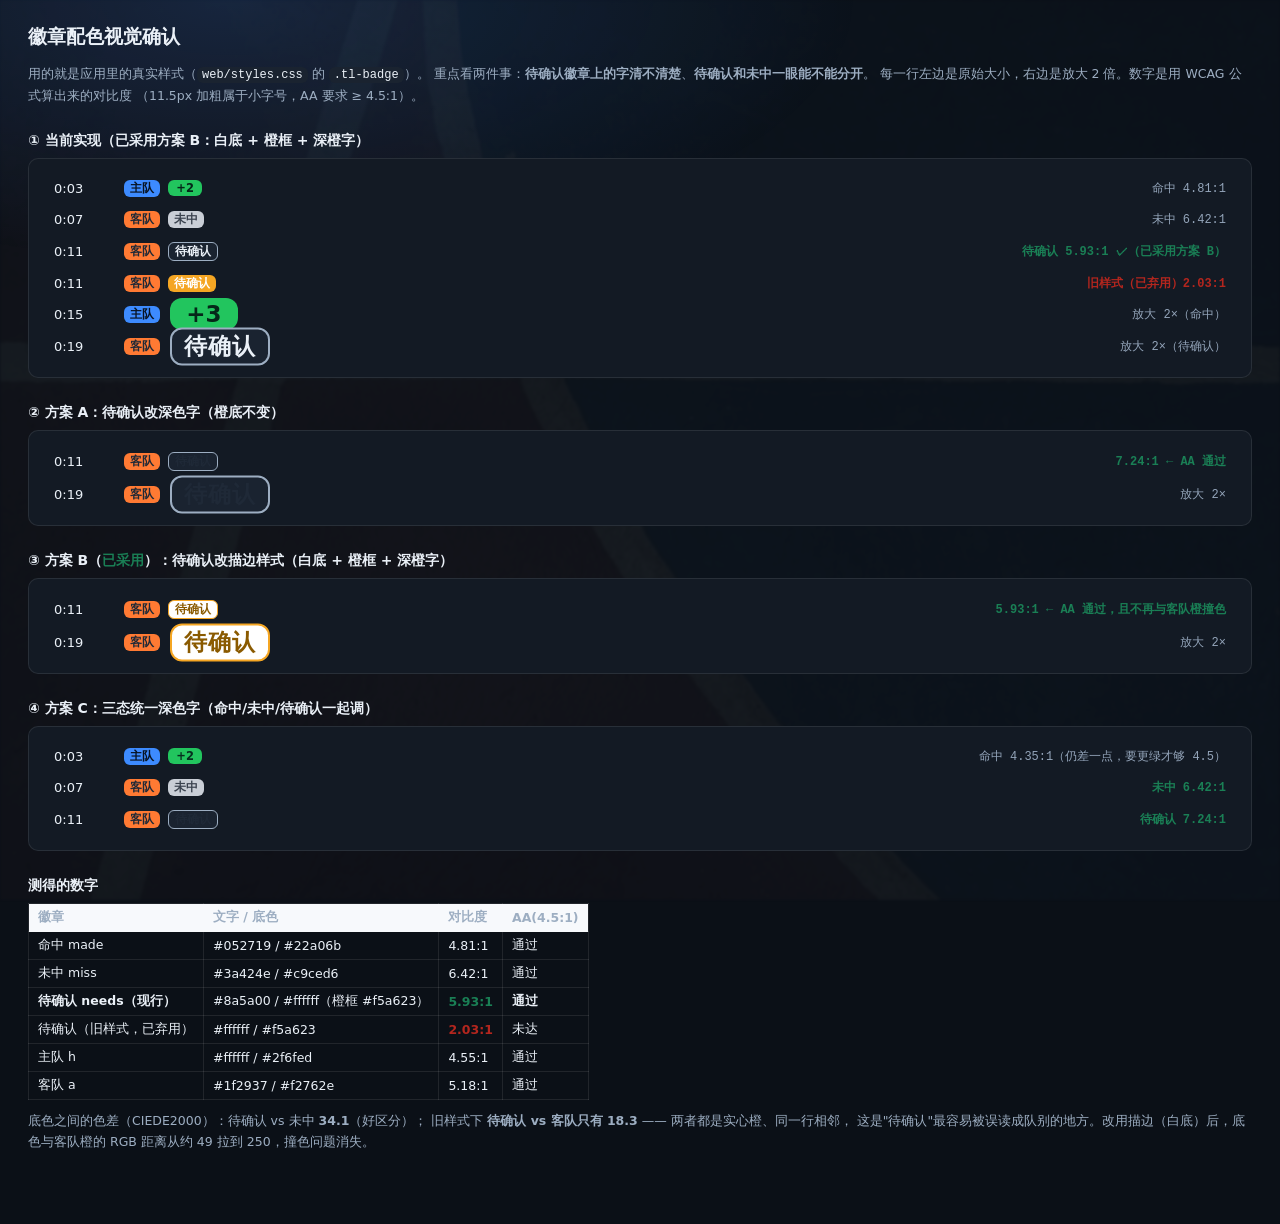
<file: web/_badge_preview.html>
<!DOCTYPE html>
<html lang="zh-CN">
<head>
<meta charset="utf-8">
<title>徽章配色视觉确认 · 待确认 vs 未中</title>
<link rel="stylesheet" href="styles.css?v=20260926-readable">
<style>
  body { background: var(--bg); padding: 24px 28px 60px; font-family: system-ui, "Segoe UI", "Microsoft YaHei", sans-serif; }
  h1 { font-size: 19px; margin: 0 0 4px; color: var(--ink); }
  h2 { font-size: 14px; margin: 26px 0 8px; color: var(--ink); }
  .note { font-size: 12.5px; color: var(--ink-2); line-height: 1.7; }
  .card2 { background: var(--card); border: 1px solid var(--line); border-radius: 10px; padding: 14px 16px; margin-top: 8px; }
  .demo-row { display: grid; grid-template-columns: 62px 1fr auto; gap: 8px; align-items: center;
              padding: 7px 9px; border-radius: 8px; font-size: 13px; }
  .demo-row:hover { background: #f4f7fc; }
  .zoom { transform: scale(2); transform-origin: left center; margin: 0 0 0 6px; }
  .num { font-family: Consolas, monospace; font-size: 12px; color: var(--ink-3); }
  .bad { color: #b3261e; font-weight: 700; }
  .ok { color: #1a7f55; font-weight: 700; }
  table { border-collapse: collapse; font-size: 12.5px; margin-top: 8px; }
  td, th { border: 1px solid var(--line); padding: 5px 9px; text-align: left; }
  th { background: #f7f9fc; color: var(--ink-2); font-weight: 600; }
</style>
</head>
<body>
<h1>徽章配色视觉确认</h1>
<p class="note">
  用的就是应用里的真实样式（<code>web/styles.css</code> 的 <code>.tl-badge</code>）。
  重点看两件事：<b>待确认徽章上的字清不清楚</b>、<b>待确认和未中一眼能不能分开</b>。
  每一行左边是原始大小，右边是放大 2 倍。数字是用 WCAG 公式算出来的对比度
  （11.5px 加粗属于小字号，AA 要求 ≥ 4.5:1）。
</p>

<h2>① 当前实现（已采用方案 B：白底 + 橙框 + 深橙字）</h2>
<div class="card2">
  <div class="demo-row">
    <span class="t">0:03</span>
    <span><span class="tl-badge h">主队</span>
      <span class="tl-badge made" style="margin-left:4px">+2</span></span>
    <span class="num">命中 4.81:1</span>
  </div>
  <div class="demo-row">
    <span class="t">0:07</span>
    <span><span class="tl-badge a">客队</span>
      <span class="tl-badge miss" style="margin-left:4px">未中</span></span>
    <span class="num">未中 6.42:1</span>
  </div>
  <div class="demo-row">
    <span class="t">0:11</span>
    <span><span class="tl-badge a">客队</span>
      <span class="tl-badge needs" style="margin-left:4px">待确认</span></span>
    <span class="num ok">待确认 5.93:1 ✓（已采用方案 B）</span>
  </div>
  <div class="demo-row">
    <span class="t">0:11</span>
    <span><span class="tl-badge a">客队</span>
      <span class="tl-badge" style="background:#f5a623;color:#fff;margin-left:4px">待确认</span></span>
    <span class="num bad">旧样式（已弃用）2.03:1</span>
  </div>
  <div class="demo-row">
    <span class="t">0:15</span>
    <span><span class="tl-badge h">主队</span>
      <span class="tl-badge made zoom">+3</span></span>
    <span class="num">放大 2×（命中）</span>
  </div>
  <div class="demo-row">
    <span class="t">0:19</span>
    <span><span class="tl-badge a">客队</span>
      <span class="tl-badge needs zoom">待确认</span></span>
    <span class="num">放大 2×（待确认）</span>
  </div>
</div>

<h2>② 方案 A：待确认改深色字（橙底不变）</h2>
<div class="card2">
  <div class="demo-row">
    <span class="t">0:11</span>
    <span><span class="tl-badge a">客队</span>
      <span class="tl-badge needs" style="color:#1f2937;margin-left:4px">待确认</span></span>
    <span class="num ok">7.24:1 ← AA 通过</span>
  </div>
  <div class="demo-row">
    <span class="t">0:19</span>
    <span><span class="tl-badge a">客队</span>
      <span class="tl-badge needs zoom" style="color:#1f2937">待确认</span></span>
    <span class="num">放大 2×</span>
  </div>
</div>

<h2>③ 方案 B（<span class="ok">已采用</span>）：待确认改描边样式（白底 + 橙框 + 深橙字）</h2>
<div class="card2">
  <div class="demo-row">
    <span class="t">0:11</span>
    <span><span class="tl-badge a">客队</span>
      <span class="tl-badge" style="background:#fff;color:#8a5a00;border:1px solid #f5a623;margin-left:4px">待确认</span></span>
    <span class="num ok">5.93:1 ← AA 通过，且不再与客队橙撞色</span>
  </div>
  <div class="demo-row">
    <span class="t">0:19</span>
    <span><span class="tl-badge a">客队</span>
      <span class="tl-badge zoom" style="background:#fff;color:#8a5a00;border:1px solid #f5a623">待确认</span></span>
    <span class="num">放大 2×</span>
  </div>
</div>

<h2>④ 方案 C：三态统一深色字（命中/未中/待确认一起调）</h2>
<div class="card2">
  <div class="demo-row">
    <span class="t">0:03</span>
    <span><span class="tl-badge h">主队</span>
      <span class="tl-badge made" style="color:#06301f;margin-left:4px">+2</span></span>
    <span class="num">命中 4.35:1（仍差一点，要更绿才够 4.5）</span>
  </div>
  <div class="demo-row">
    <span class="t">0:07</span>
    <span><span class="tl-badge a">客队</span>
      <span class="tl-badge miss" style="color:#3a424e;margin-left:4px">未中</span></span>
    <span class="num ok">未中 6.42:1</span>
  </div>
  <div class="demo-row">
    <span class="t">0:11</span>
    <span><span class="tl-badge a">客队</span>
      <span class="tl-badge needs" style="color:#1f2937;margin-left:4px">待确认</span></span>
    <span class="num ok">待确认 7.24:1</span>
  </div>
</div>

<h2>测得的数字</h2>
<table>
  <tr><th>徽章</th><th>文字 / 底色</th><th>对比度</th><th>AA(4.5:1)</th></tr>
  <tr><td>命中 made</td><td>#052719 / #22a06b</td><td>4.81:1</td><td>通过</td></tr>
  <tr><td>未中 miss</td><td>#3a424e / #c9ced6</td><td>6.42:1</td><td>通过</td></tr>
  <tr><td><b>待确认 needs（现行）</b></td><td>#8a5a00 / #ffffff（橙框 #f5a623）</td><td><b class="ok">5.93:1</b></td><td><b>通过</b></td></tr>
  <tr><td>待确认（旧样式，已弃用）</td><td>#ffffff / #f5a623</td><td class="bad">2.03:1</td><td>未达</td></tr>
  <tr><td>主队 h</td><td>#ffffff / #2f6fed</td><td>4.55:1</td><td>通过</td></tr>
  <tr><td>客队 a</td><td>#1f2937 / #f2762e</td><td>5.18:1</td><td>通过</td></tr>
</table>
<p class="note" style="margin-top:10px">
  底色之间的色差（CIEDE2000）：待确认 vs 未中 <b>34.1</b>（好区分）；
  旧样式下 <b>待确认 vs 客队只有 18.3</b> —— 两者都是实心橙、同一行相邻，
  这是"待确认"最容易被误读成队别的地方。改用描边（白底）后，底色与客队橙的
  RGB 距离从约 49 拉到 250，撞色问题消失。
</p>
</body>
</html>
</file>
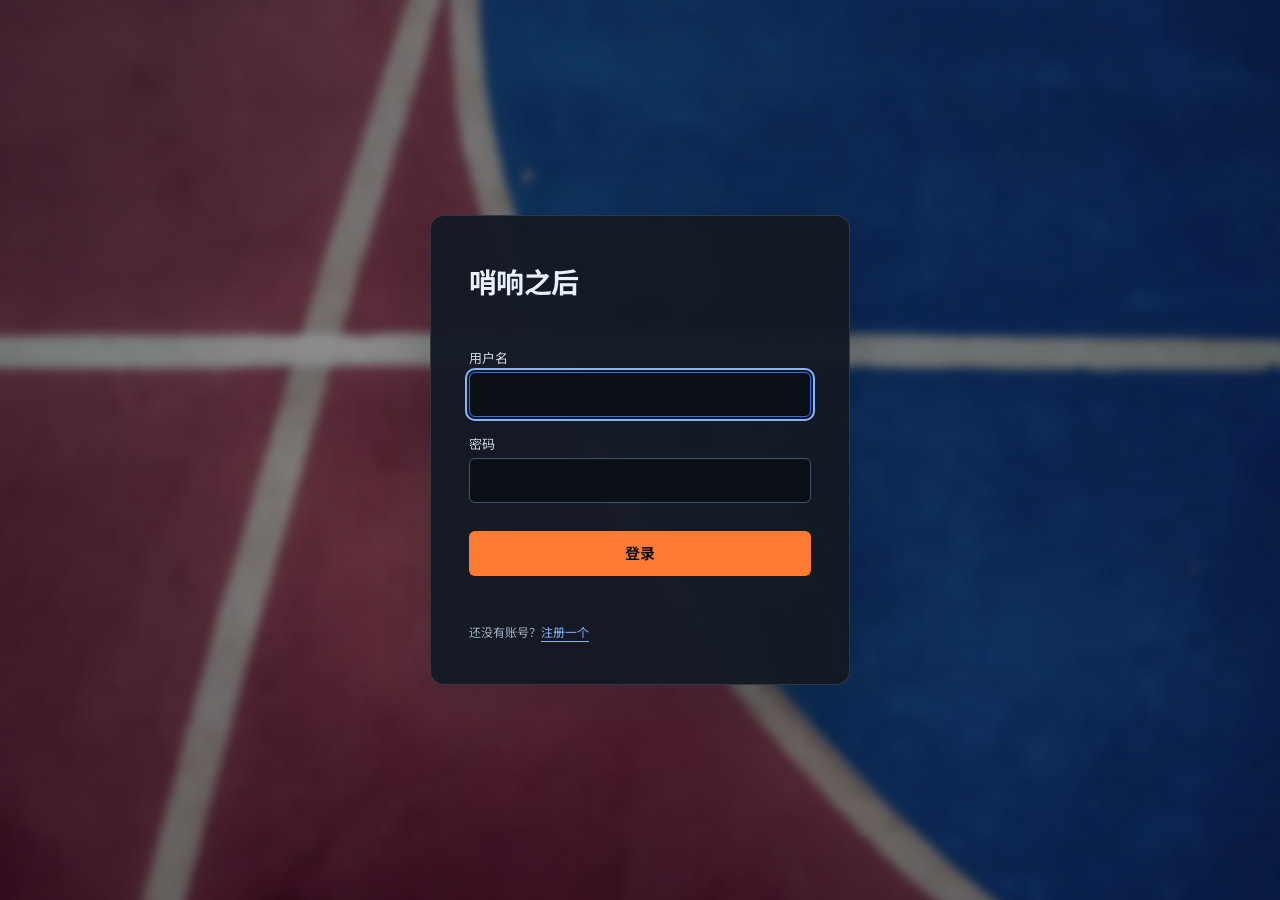
<file: web/login.html>
<!DOCTYPE html>
<html lang="zh-CN">
<head>
<meta charset="utf-8" />
<meta name="viewport" content="width=device-width,initial-scale=1" />
<title>登录 · 哨响之后</title>
<style>
 body{margin:0;font:15px/1.7 -apple-system,"Segoe UI","Microsoft YaHei",sans-serif;background:#f5f7fa;color:#243244;
      display:flex;align-items:center;justify-content:center;min-height:100vh}
 .card{background:#fff;border-radius:10px;box-shadow:0 6px 24px rgba(20,40,80,.08);padding:28px 30px;width:min(340px,calc(100vw - 76px))}
 h1{font-size:19px;margin:0 0 4px}
 p.sub{color:#596778;font-size:13px;margin:0 0 18px}
 label{display:block;font-size:13px;color:#425269;margin:10px 0 4px}
 input{width:100%;box-sizing:border-box;padding:9px 11px;border:1px solid #d5dbe5;border-radius:6px;font:inherit}
 input:focus{outline:2px solid #2f6fed33;border-color:#2f6fed}
 button{width:100%;margin-top:18px;padding:10px;border:0;border-radius:6px;background:#2f6fed;color:#fff;font:inherit;cursor:pointer}
 button:disabled{background:#9db6f0;cursor:default}
 .err{margin-top:12px;color:#a12b2b;font-size:13px;min-height:20px}
 .hint{margin-top:14px;color:#596778;font-size:12px}
</style>
<link rel="stylesheet" href="./auth-login-court.css?v=20261011-1" />
</head>
<body class="auth-login">
<form class="card" id="f">
  <h1>哨响之后</h1>
  
  <label for="u">用户名</label>
  <input id="u" name="username" autocomplete="username" maxlength="64" autofocus required />
  <label for="p">密码</label>
  <input id="p" name="password" type="password" autocomplete="current-password" maxlength="256" required />
  <button id="b" type="submit">登录</button>
  <div class="err" id="e" role="alert" aria-live="polite"></div>
  
  <div class="hint">还没有账号？<a href="/web/register.html">注册一个</a></div>
</form>
<script>
const f=document.getElementById('f'),b=document.getElementById('b'),e=document.getElementById('e');
f.addEventListener('submit',async(ev)=>{
  ev.preventDefault();e.textContent='';b.disabled=true;b.textContent='正在登录…';
  const controller=new AbortController(),timer=setTimeout(()=>controller.abort(),15000);
  try{
    const r=await fetch('/api/login',{method:'POST',signal:controller.signal,headers:{'Content-Type':'application/json'},
      body:JSON.stringify({username:document.getElementById('u').value,password:document.getElementById('p').value})});
    const d=await r.json().catch(()=>({}));
    if(!r.ok){e.textContent=d.detail||'登录失败';b.disabled=false;return;}
    const q=new URLSearchParams(location.search);
    const target=new URL(q.get('next')||'/web/index.html',location.origin);
    location.replace(target.origin===location.origin && !target.pathname.endsWith('login.html') ? target.href : '/web/index.html');
  }catch(err){e.textContent='暂时无法登录，请检查连接后重试。';}
  finally{clearTimeout(timer);b.disabled=false;b.textContent='登录';}
});
</script>
</body>
</html>
</file>
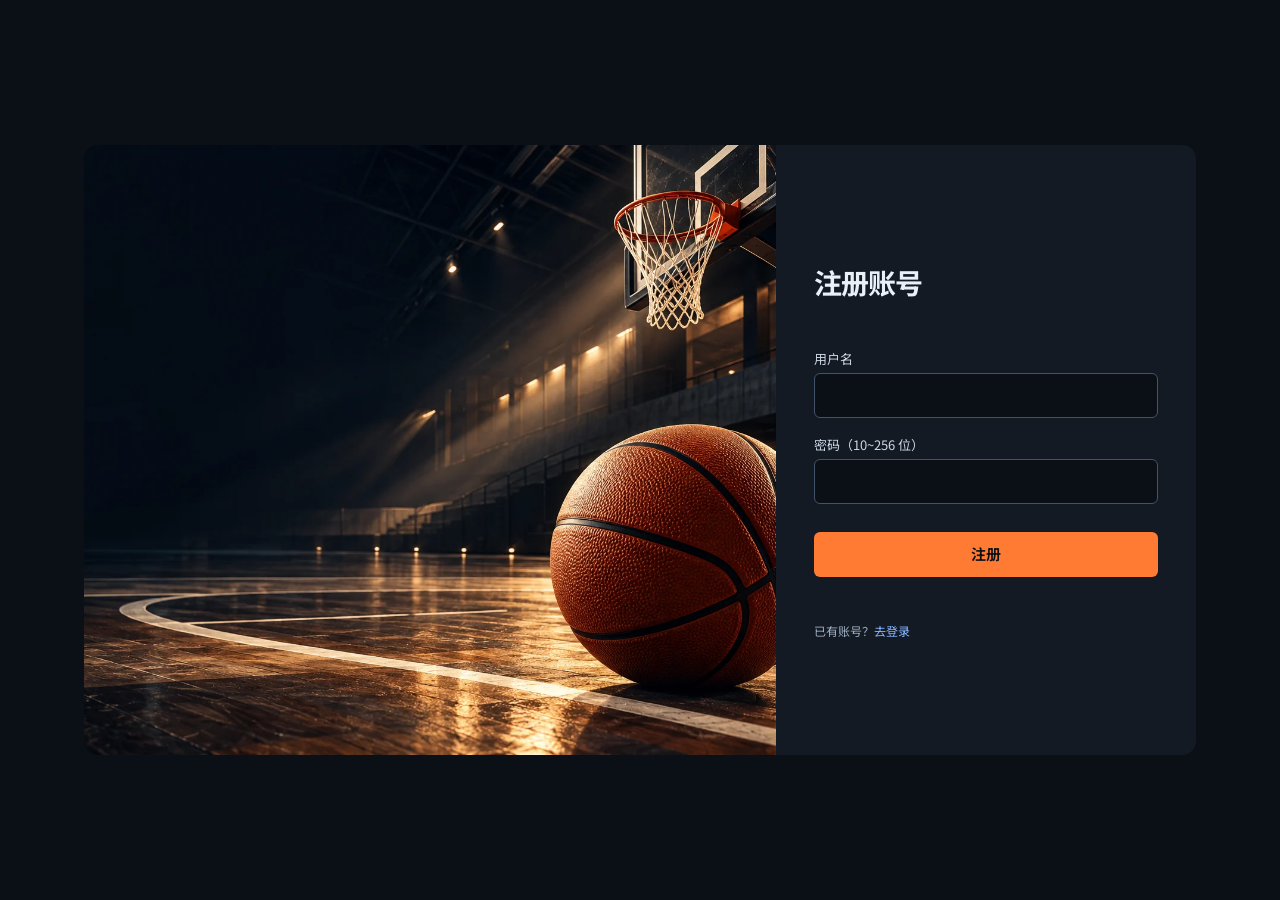
<file: web/register.html>
<!DOCTYPE html>
<html lang="zh-CN"><head><meta charset="utf-8" />
<meta name="viewport" content="width=device-width,initial-scale=1" />
<title>注册 · 哨响之后</title>
<style>
 body{margin:0;font:15px/1.7 -apple-system,"Segoe UI","Microsoft YaHei",sans-serif;background:#f5f7fa;color:#243244;
      display:flex;align-items:center;justify-content:center;min-height:100vh}
 .card{background:#fff;border-radius:10px;box-shadow:0 6px 24px rgba(20,40,80,.08);padding:28px 30px;width:360px}
 h1{font-size:19px;margin:0 0 4px} p.sub{color:#6b7a90;font-size:13px;margin:0 0 16px}
 label{display:block;font-size:13px;color:#425269;margin:10px 0 4px}
 input{width:100%;box-sizing:border-box;padding:9px 11px;border:1px solid #d5dbe5;border-radius:6px;font:inherit}
 button{width:100%;margin-top:16px;padding:10px;border:0;border-radius:6px;background:#2f6fed;color:#fff;font:inherit;cursor:pointer}
 button:disabled{background:#9db6f0}
 .err{margin-top:12px;color:#c45656;font-size:13px;min-height:20px}
 .hint{margin-top:12px;color:#8a97a8;font-size:12px} a{color:#2f6fed;text-decoration:none}
</style><link rel="stylesheet" href="./auth-visual.css?v=1" />
</head><body>
<form class="card" id="f">
  <h1>注册账号</h1>
  
  <label for="u">用户名</label><input id="u" required minlength="3" maxlength="32" />
  <label for="p">密码（10~256 位）</label><input id="p" type="password" required minlength="10" maxlength="256" />
  <button id="b" type="submit">注册</button>
  <div class="err" id="e"></div>
  <div class="hint">已有账号？<a href="/web/login.html">去登录</a></div>
</form>
<script>
document.getElementById('f').addEventListener('submit',async(ev)=>{
  ev.preventDefault();const e=document.getElementById('e'),b=document.getElementById('b');
  e.textContent='';b.disabled=true;
  try{
    const r=await fetch('/api/register',{method:'POST',headers:{'Content-Type':'application/json'},
      body:JSON.stringify({username:document.getElementById('u').value.trim(),
                           password:document.getElementById('p').value})});
    const d=await r.json().catch(()=>({}));
    if(!r.ok){e.textContent=typeof d.detail==='string'?d.detail:('注册失败（'+r.status+'）');b.disabled=false;return;}
    location.replace('/web/login.html?registered=1');
  }catch(err){e.textContent='连不上后端：'+(err&&err.message?err.message:err);b.disabled=false;}
});
</script></body></html>
</file>
<file: web/styles.css>
/* ==========================================================================
   哨响之后 —— 全局样式
   设计口径：球场转播风：深蓝黑背景、字幕条比分、克制的橙色强调。
   ========================================================================== */
:root {
  color-scheme: dark;
  --nav-h: 56px;
  --bg: #0B1017; --dark: #0B1017; --dark-2: #0B1017;
  --card: #131A24; --card-2: #1A2330;
  --line: rgba(255,255,255,.09);
  --ink: #EAF0F7; --ink-2: #9DAEC2; --ink-3: #94A5BA;
  --home: #3D8BFF; --away: #FF7A33; --made: #22C55E; --miss: #5A6879;
  --court: #C8834B; --accent: #FF7A33;
  --r-sm: 6px; --r-md: 10px; --r-lg: 14px; --r-pill: 999px;
  --num: 'Bahnschrift', 'DIN Alternate', 'Oswald', 'Arial Narrow', Consolas, ui-monospace, monospace;
  --sans: 'PingFang SC', 'Microsoft YaHei', 'Hiragino Sans GB', system-ui, sans-serif;
  --raise: inset 0 0 0 1px rgba(255,255,255,.07), 0 1px 2px rgba(0,0,0,.4);
  --focus: 0 0 0 2px #0B1017, 0 0 0 4px var(--home);
  --el-bg-color: #131A24; --el-bg-color-page: #0B1017; --el-bg-color-overlay: #1A2330;
  --el-text-color-primary: #EAF0F7; --el-text-color-regular: #CDD7E4;
  --el-text-color-secondary: #9DAEC2; --el-text-color-placeholder: #94A5BA;
  --el-border-color: #354457; --el-border-color-light: #2B3748;
  --el-border-color-lighter: #263140; --el-border-color-extra-light: #202C3B;
  --el-fill-color: #243246; --el-fill-color-light: #1A2330;
  --el-fill-color-lighter: #182230; --el-fill-color-extra-light: #16202C;
  --el-fill-color-dark: #30415A; --el-fill-color-darker: #43536A; --el-fill-color-blank: #131A24;
  --el-mask-color: rgba(11,16,23,.88); --el-mask-color-extra-light: rgba(11,16,23,.8);
  --el-color-primary: #86B5FF; --el-color-primary-light-3: #9EC4FF;
  --el-color-primary-light-5: #547CAE; --el-color-primary-light-7: #2D4361;
  --el-color-primary-light-8: #243750; --el-color-primary-light-9: #1C2B40;
  --el-color-primary-dark-2: #679DEB;
  --el-color-success: #72DDA0; --el-color-success-light-9: #163428;
  --el-color-warning: #CDD7E4; --el-color-warning-light-9: #293443;
  --el-color-danger: #FFA0A5; --el-color-danger-light-9: #3A242E;
  --el-color-info: #A8B7C9; --el-color-info-light-9: #243040;
  --el-border-radius-base: var(--r-sm); --el-border-radius-small: var(--r-sm);
  --el-border-radius-round: var(--r-pill); --el-border-radius-circle: var(--r-pill);
  --el-font-family: var(--sans);
}

* { box-sizing: border-box; }
html, body { margin: 0; padding: 0; }
body {
  font-family: "PingFang SC", "Microsoft YaHei", "Hiragino Sans GB", system-ui, sans-serif;
  background: var(--bg);
  color: var(--ink);
  font-size: 13.5px;
  -webkit-font-smoothing: antialiased;
}
[v-cloak] { display: none; }
a { text-decoration: none; color: inherit; }
code {
  background: var(--card-2); padding: 1px 5px; border-radius: var(--r-sm);
  font-family: Consolas, Monaco, monospace; font-size: 12px; color: var(--ink);
}

/* ---------------- 顶栏 ---------------- */
.topbar {
  height: var(--nav-h); background: var(--dark); color: #e8eef6;
  display: flex; align-items: center; gap: 18px; padding: 0 16px;
  position: sticky; top: 0; z-index: 100;
  border-bottom: 1px solid var(--line);
}
.brand { display: flex; align-items: center; gap: 10px; min-width: 210px; }
.brand .logo { font-size: 22px; }
.brand-text { display: flex; flex-direction: column; line-height: 1.25; }
.brand-text b { font-size: 15px; letter-spacing: .5px; }
.brand-text small { color: #93a3b8; font-size: 11px; }
.topnav { display: flex; gap: 4px; flex: 1; overflow-x: auto; }
.topnav-item {
  display: inline-flex; align-items: center; gap: 6px;
  padding: 7px 12px; border-radius: var(--r-sm); color: #b9c6d6; font-size: 13px;
  white-space: nowrap; transition: background-color .15s ease, color .15s ease, border-color .15s ease;
}
.topnav-item:hover { background: rgba(255, 255, 255, .07); color: #fff; }
.topnav-item.active { background: var(--home); color: #fff; font-weight: 600; }
.topnav-item .ico { font-size: 14px; }
.topbar-right { display: flex; align-items: center; gap: 8px; }

/* ---------------- 降级提示条 ---------------- */
.degrade-bar {
  background: var(--card-2); color: var(--ink-2); border-bottom: 1px solid var(--line);
  padding: 8px 16px; font-size: 12.5px; line-height: 1.7;
}
.degrade-bar code { background: var(--bg); color: var(--ink); }

/* ---------------- 布局 ---------------- */
.layout { display: flex; align-items: flex-start; gap: 0; }
.sidebar {
  width: 196px; flex: 0 0 196px; background: var(--dark-2);
  min-height: calc(100vh - var(--nav-h)); padding: 12px 10px 20px;
  position: sticky; top: var(--nav-h);
}
.side-sec {
  color: #7d8ea4; font-size: 11px; letter-spacing: 1px;
  padding: 12px 8px 6px; text-transform: uppercase;
}
.side-item {
  display: flex; align-items: center; gap: 9px; padding: 9px 10px;
  border-radius: var(--r-sm); color: #c2cfdd; font-size: 13.5px; margin-bottom: 2px;
  transition: background-color .15s ease, color .15s ease, border-color .15s ease;
}
.side-item:hover { background: rgba(255, 255, 255, .07); color: #fff; }
.side-item.active { background: rgba(255,122,51,.10); color: #fff; font-weight: 600;
  box-shadow: inset 3px 0 0 var(--accent); }
.side-item .ico { width: 16px; text-align: center; }
.side-card {
  margin-top: 16px; background: rgba(255, 255, 255, .05);
  border: 1px solid rgba(255, 255, 255, .08); border-radius: var(--r-md); padding: 10px;
}
.side-card-title { color: #8fa0b6; font-size: 11px; margin-bottom: 8px; letter-spacing: .5px; }
.side-card-score { display: flex; flex-direction: column; gap: 4px; }
.side-card-score > div { display: flex; justify-content: space-between; color: #dbe5f0; font-size: 13px; }
.side-card-score span { font-weight: 700; color: #fff; font-variant-numeric: tabular-nums; }
.side-card-meta { color: #8496ab; font-size: 11.5px; margin-top: 7px; line-height: 1.6; }

.content { flex: 1; padding: 16px 18px 40px; min-width: 0; }

/* ---------------- 通用卡片 / 栅格 ---------------- */
.card {
  background: var(--card); border: 0; border-radius: var(--r-lg);
  padding: 14px 16px; margin-bottom: 14px;
  box-shadow: var(--raise);
}
.card-title {
  font-size: 14px; font-weight: 700; margin: 0 0 12px; color: var(--ink);
  display: flex; align-items: center; gap: 8px; flex-wrap: wrap;
}
.card-title .sub { font-weight: 400; color: var(--ink-3); font-size: 12px; }
.card-title .grow { flex: 1; }
.grid { display: grid; gap: 14px; }
.grid-2 { grid-template-columns: repeat(2, minmax(0, 1fr)); }
.grid-3 { grid-template-columns: repeat(3, minmax(0, 1fr)); }
.grid-4 { grid-template-columns: repeat(4, minmax(0, 1fr)); }
.grid-court { grid-template-columns: minmax(420px, 1.35fr) minmax(320px, 1fr); }
@media (max-width: 1180px) {
  .grid-2, .grid-3, .grid-4, .grid-court { grid-template-columns: minmax(0, 1fr); }
  .sidebar { display: none; }
}
.muted { color: var(--ink-3); }
.mono { font-family: Consolas, Monaco, monospace; font-variant-numeric: tabular-nums; }
.hint { color: var(--ink-3); font-size: 12px; line-height: 1.7; }
.row { display: flex; align-items: center; gap: 10px; flex-wrap: wrap; }
.spacer { flex: 1; }

/* ---------------- 比分牌 ---------------- */
.scoreboard {
  display: flex; align-items: stretch; gap: 12px;
  background: var(--card-2);
  border-radius: var(--r-lg); padding: 16px 18px; color: #fff;
}
.scoreboard .team { flex: 1; text-align: center; }
.scoreboard .team .nm { font-size: 14px; color: #a9bdd4; margin-bottom: 4px; }
.scoreboard .team .pts { font-size: 56px; font-weight: 700; font-family: var(--num); letter-spacing: -.02em; line-height: 1; font-variant-numeric: tabular-nums; }
.scoreboard .team.home .pts { color: var(--home); }
.scoreboard .team.away .pts { color: var(--away); }
.scoreboard .team .meta { font-size: 12px; color: #9db0c6; margin-top: 8px; line-height: 1.7; }
.scoreboard .mid { display: flex; flex-direction: column; align-items: center; justify-content: center; gap: 6px; min-width: 110px; }
.scoreboard .mid .vs { font-size: 12px; color: #8ea3ba; letter-spacing: 2px; }
.scoreboard .mid .win { font-size: 12.5px; color: var(--ink); font-weight: 600; }

/* 关键指标小卡 */
.kpi { background: var(--card-2); border: 1px solid var(--line); border-radius: var(--r-md); padding: 10px 12px; }
.kpi .k { font-size: 12px; color: var(--ink-3); margin-bottom: 6px; }
.kpi .v { font-size: 26px; font-weight: 600; font-family: var(--num); font-variant-numeric: tabular-nums; }
.kpi .d { font-size: 11.5px; color: var(--ink-3); margin-top: 4px; }
.kpi.home .v { color: var(--home); }
.kpi.away .v { color: var(--away); }

/* 命中率条（对比双方） */
.pctbar { height: 10px; border-radius: var(--r-pill); background: var(--card-2); overflow: hidden; display: flex; }
.pctbar i { display: block; height: 100%; }
.pctbar .h { background: var(--home); }
.pctbar .a { background: var(--away); }

/* ---------------- 时间轴 ---------------- */
.timeline { max-height: 430px; overflow-y: auto; padding-right: 4px; }
.tl-row {
  display: grid; grid-template-columns: 52px 96px 1fr auto; gap: 8px;
  align-items: center; padding: 7px 9px; border-radius: var(--r-sm); cursor: pointer;
  border: 1px solid transparent; font-size: 13px;
}
.tl-row:hover { background: var(--card-2); }
.tl-row.active { background: #1C2B40; border-color: #c7dbff; }
.tl-row .t { color: var(--ink-3); font-family: Consolas, monospace; font-size: 12px; }
.tl-row .pl { color: var(--ink-2); overflow: hidden; text-overflow: ellipsis; white-space: nowrap; }
.tl-badge {
  display: inline-block; min-width: 34px; text-align: center; padding: 1px 6px;
  border-radius: var(--r-sm); font-size: 11.5px; font-weight: 700; color: #fff;
}
.tl-badge.made { background: var(--made); color: #052719; }
.tl-badge.miss { background: #c9ced6; color: #3a424e; }
.tl-badge.h { background: var(--home); color: #081321; }
.tl-badge.a { background: var(--away); color: #1f2937; }
.tl-badge.needs { background: #1A2330; border: 1px solid #9DAEC2; color: #EAF0F7; }

/* ---------------- 球场容器 ---------------- */
.court-wrap { position: relative; width: 100%; }
.court-svg { display: block; width: 100%; height: auto; }
.court-wrap .echarts-overlay { position: absolute; inset: 0; }
.court-toolbar { display: flex; align-items: center; gap: 8px; flex-wrap: wrap; margin-bottom: 10px; }
.legend { display: flex; gap: 14px; flex-wrap: wrap; font-size: 12px; color: var(--ink-2); margin-top: 8px; }
.legend i { display: inline-block; width: 10px; height: 10px; border-radius: var(--r-pill); margin-right: 5px; vertical-align: middle; }
.legend .ring { background: transparent; border: 2px solid var(--miss); }
.legend .dot { background: var(--made); }

/* ---------------- 标球场：左右两个画面（各标一个半场） ----------------
   用户实测反馈："只能在一个画面里点，想点完所有点根本不显示" ——
   一个镜头里只看得见半场。这里把场地分成左右两个画面并排，各自标各自的点。
   当前要点的那个画面高亮（蓝框 + 亮底），另一个淡着，避免点错画面。 */
.mf-panels { display: flex; gap: 12px; align-items: flex-start; width: 100%; }
.mf-panels > .mf-panel-wrap { flex: 1 1 0; min-width: 0; max-width: 50%; }
.mf-panel-wrap { border: 2px solid transparent; border-radius: var(--r-sm); }
.mf-panel-wrap.on { border-color: #409eff; background: #1C2B40; }
.mf-panel-head {
  flex: 1 1 260px; min-width: 260px; padding: 8px 10px;
  border: 1px solid var(--line); border-radius: var(--r-sm); cursor: pointer;
}
.mf-panel-head.on { border-color: #409eff; background: #1C2B40; }
.mf-badge {
  position: absolute; left: 8px; top: 8px; z-index: 3;
  padding: 2px 8px; border-radius: var(--r-md); font-size: 12px;
  background: rgba(0, 0, 0, .6); color: #fff;
}

/* ---------------- 复核页 ---------------- */
.rev-row {
  display: grid; grid-template-columns: 120px 1fr 128px 110px 250px;
  gap: 12px; align-items: center; padding: 10px 12px;
  border-bottom: 1px solid var(--line);
}
.rev-row:last-child { border-bottom: none; }
.rev-row:hover { background: var(--card-2); }
.rev-head { font-size: 12px; color: var(--ink-3); background: var(--card-2); font-weight: 600; }
.rev-thumb { width: 118px; height: 82px; border: 1px solid var(--line); border-radius: var(--r-sm); background: var(--card-2); }
.conf-bar { height: 6px; border-radius: var(--r-sm); background: var(--card-2); overflow: hidden; margin-top: 4px; }
.conf-bar i { display: block; height: 100%; background: #9DAEC2; }
@media (max-width: 1100px) {
  .rev-row { grid-template-columns: 1fr; }
  .rev-thumb { width: 100%; height: 120px; }
}

/* ---------------- 高光 ---------------- */
.clip-grid { display: grid; grid-template-columns: repeat(auto-fill, minmax(280px, 1fr)); gap: 14px; }
.clip { border: 1px solid var(--line); border-radius: var(--r-md); overflow: hidden; background: var(--card); }
.clip .thumb {
  height: 132px; background: linear-gradient(135deg, #222f3f, #37475c); color: #cfe0f5;
  display: flex; align-items: center; justify-content: center; font-size: 30px; cursor: pointer;
  position: relative;
}
.clip .thumb .lab { position: absolute; right: 8px; bottom: 6px; font-size: 12px; color: #fff; }
.clip video { width: 100%; display: block; background: var(--bg); max-height: 260px; }
.clip .body { padding: 10px 12px; }
.clip .body .ttl { font-weight: 600; font-size: 13.5px; margin-bottom: 5px; }
.clip .body .mt { font-size: 12px; color: var(--ink-3); line-height: 1.7; }

/* ---------------- 战报 markdown ---------------- */
.md { line-height: 1.85; font-size: 14px; color: var(--ink); }
.md h1 { font-size: 21px; border-bottom: 2px solid #1f2d3d; padding-bottom: 8px; margin: 4px 0 16px; }
.md h2 { font-size: 17.5px; margin: 22px 0 10px; padding-left: 10px; border-left: 3px solid var(--ink-2); }
.md h3 { font-size: 14.5px; margin: 16px 0 8px; }
.md table { border-collapse: collapse; width: 100%; margin: 10px 0 16px; font-size: 13px; }
.md th, .md td { border: 1px solid var(--line); padding: 7px 10px; text-align: left; }
.md th { background: var(--card-2); font-weight: 600; }
.md tr:nth-child(even) td { background: var(--card-2); }
.md ul { padding-left: 22px; }
.md li { margin: 4px 0; }
.md hr { border: none; border-top: 1px dashed var(--line); margin: 18px 0; }
.md strong { color: var(--ink); }
.md em { color: var(--ink-3); }

/* ---------------- 上传页 ---------------- */
.src-card {
  border: 1px solid var(--line); border-radius: var(--r-md); padding: 12px 14px; cursor: pointer;
  transition: background-color .15s ease, color .15s ease, border-color .15s ease; background: var(--card);
}
.src-card:hover { border-color: #b9cdf0; background: var(--card-2); }
.src-card.active { border-color: var(--home); background: #1C2B40; box-shadow: 0 0 0 2px rgba(47, 111, 237, .12); }
.src-card .t { font-weight: 600; margin-bottom: 5px; display: flex; align-items: center; gap: 6px; }
.src-card .d { font-size: 12px; color: var(--ink-3); line-height: 1.7; }
.progress-box { background: var(--card-2); border: 1px solid var(--line); border-radius: var(--r-md); padding: 14px 16px; }
.stage-log { font-family: Consolas, Monaco, monospace; font-size: 12px; color: var(--ink-2);
  max-height: 190px; overflow-y: auto; background: var(--card); border: 1px solid var(--line);
  border-radius: var(--r-sm); padding: 8px 10px; line-height: 1.8; }

/* Element Plus 微调：让表格更紧凑、卡片更贴合整体风格 */
.el-table { font-size: 13px; }
.el-card { border-radius: var(--r-lg); }
.el-descriptions__label { color: var(--ink-3) !important; }

/* ==========================================================================
   战术分析页
   --------------------------------------------------------------------------
   两块叠加的 SVG 必须**严格对齐**：球场层（court.js 生成）和球员层
   （tacticsPlayersLayer 生成）用的是同一个 viewBox，
   所以只要容器尺寸一致、绝对定位铺满，就能像素级重合。
   ========================================================================== */
.kpi-row { display: grid; grid-template-columns: repeat(6, 1fr); gap: 10px; margin-bottom: 14px; }
@media (max-width: 1200px) { .kpi-row { grid-template-columns: repeat(3, 1fr); } }

.blk { margin-bottom: 14px; }
.blk-title { font-weight: 600; margin-bottom: 8px; color: var(--ink); }
.tag-gap { margin: 0 6px 4px 0; }

/* 俯视战术图：左图右文 */
.tac-grid { display: grid; grid-template-columns: minmax(320px, 1.15fr) minmax(260px, 1fr); gap: 16px; }
@media (max-width: 1000px) { .tac-grid { grid-template-columns: 1fr; } }

.tac-overlay { position: absolute; inset: 0; }
.tac-overlay svg { width: 100%; height: 100%; display: block; }

.playbar { display: flex; align-items: center; gap: 8px; margin-top: 10px; flex-wrap: wrap; }
.playbar-slider { flex: 1 1 160px; min-width: 140px; margin: 0 4px; }

.insight-list { list-style: none; margin: 0; padding: 0; }
.insight-list li { padding: 6px 0; border-bottom: 1px dashed var(--line); font-size: 13px; line-height: 1.6; }
.insight-list li:last-child { border-bottom: none; }
.insight-list a { color: var(--home); font-weight: 600; margin-right: 6px; font-variant-numeric: tabular-nums; }

/* 传球网络：球网 + 连线表 */
.tac-net { display: flex; gap: 16px; align-items: flex-start; flex-wrap: wrap; }
.tac-net .court-wrap { flex: 1 1 380px; max-width: 520px; }

/* 阵型时间轴 */
.bar-row { display: flex; align-items: center; gap: 10px; margin-top: 8px; }
.bar-label { flex: 0 0 108px; font-size: 12px; color: var(--ink-2); text-align: right; }
.bar-track { flex: 1 1 auto; display: block; height: 18px; background: var(--card-2);
  border-radius: var(--r-sm); overflow: hidden; border: 1px solid var(--line); }
.bar-track svg.formation-bar { width: 100%; height: 100%; display: block; }

.small { font-size: 12px; line-height: 1.8; }

/* ---- 首页的模块入口卡片（home.js）----
   用户反馈：打开网页先看到一大片空白、不知道点哪里。首页给"这是什么 + 从哪开始 + 有哪些模块"。
   卡片整块可点（<a>），hover 抬一下，避免看起来像纯文本。 */
.home-card { display: block; text-decoration: none; color: inherit;
  background: var(--card-2); border: 1px solid var(--line); border-radius: var(--r-md);
  padding: 12px 14px; transition: box-shadow .15s, transform .15s, border-color .15s; }
.home-card:hover { border-color: var(--home); box-shadow: 0 3px 10px rgba(47, 111, 237, .12);
  transform: translateY(-1px); }
.home-card-head { display: flex; align-items: center; gap: 8px; font-size: 14px; }
.home-card-ico { font-size: 17px; line-height: 1; }
.home-card-desc { color: var(--ink-3); font-size: 12px; line-height: 1.7; margin-top: 6px; }

/* Progressive disclosure: same keyboard/click entry on every page. */
.page-help { display:flex; justify-content:flex-end; gap:12px; margin:0 0 12px; }
/* 「说明」入口。以前这里渲染的是 `{{ label }} <span>?</span>` —— 一屏里到处都是
   一个小问号，用户反馈很丑（改掉了问号；label 也统一成两个字「说明」）。
   现在只做一个低调的文字链接：虚线细下划线，鼠标移上去才变亮。 */
.copy-note-trigger { display:inline; border:0; background:transparent; color:var(--ink-2); padding:0 2px; font:inherit; font-size:13px; cursor:pointer; text-align:left; text-decoration:underline dotted; text-decoration-color:var(--line); text-underline-offset:4px; }
.copy-note-trigger:hover { color:var(--ink); text-decoration-style:solid; text-decoration-color:currentColor; }
.copy-note-trigger:focus-visible { outline:2px solid #2f6fed; outline-offset:3px; border-radius: var(--r-sm); }
.copy-note-body { color:var(--ink); font-size:14px; line-height:1.7; max-height:60vh; overflow:auto; overflow-wrap:anywhere; }
.copy-note-body p { margin:0 0 12px; }
.copy-note-panel { max-width:calc(100vw - 32px); }

/* 转播主题：组件状态与布局，数据含义保持不变。 */
body { font-family: var(--sans); font-variant-numeric: tabular-nums; }
::selection { background: #3D8BFF; color: #081321; }
html { scrollbar-color: #43536A var(--bg); }
h1,h2,h3,.card-title { text-wrap: balance; }
p,.hint,.md { text-wrap: pretty; }
button,input,textarea,select { font: inherit; caret-color: var(--home); }
:focus-visible { outline: 2px solid #86B5FF; outline-offset: 3px; }
.topbar { gap: 16px; padding-inline: 24px; }
.topbar::after { content: ''; position: absolute; inset: auto 0 0; height: 2px; opacity: .5; background: linear-gradient(90deg,transparent,var(--accent),transparent); pointer-events: none; }
.brand .logo,.ico,.home-card-ico { display: inline-flex; align-items: center; justify-content: center; flex-shrink: 0; }
.brand .logo svg,.ico svg,.home-card-ico svg { width: 16px; height: 16px; }
.brand .logo svg,.side-item.active svg { stroke-width: 2; }
.sidebar { border-right: 1px solid var(--line); padding: 20px 12px; width: 208px; flex-basis: 208px; }
.side-sec,.side-card-title,.side-card-meta { color: var(--ink-3); }
.side-item { min-height: 44px; }
.content { padding: 24px 28px 48px; }
.card { padding: 20px; margin-bottom: 20px; }
.card-title { font-size: 15px; margin-bottom: 16px; }
.kpi { background: var(--card-2); border: 0; padding: 14px 16px; border-radius: var(--r-sm); }
.scoreboard { position: relative; padding: 28px 24px 32px; border-block: 1px solid var(--line); border-radius: var(--r-sm); }
.scoreboard .mid { padding-inline: 20px; border-inline: 1px solid var(--line); }
.scoreboard .nm { font-weight: 600; }
.scoreboard-share { position: absolute; inset: auto 0 0; display: flex; height: 4px; overflow: hidden; border-radius: var(--r-sm); }
.scoreboard-share i { display: block; height: 100%; }
.scoreboard-share .h { background: var(--home); }
.scoreboard-share .a { background: var(--away); }
.scoreboard-share.empty { background: #43536A; }
.mono,.tl-row .t,.side-card-score span,.el-statistic__number { font-family: var(--num); font-variant-numeric: tabular-nums; }
.tl-row { min-height: 44px; }
.home-card { padding: 20px; background: var(--card-2); border: 0; box-shadow: var(--raise); }
.home-card:hover { box-shadow: inset 0 0 0 1px #547CAE, 0 4px 12px rgba(0,0,0,.2); }
.home-card-head { gap: 12px; }
.src-card { background: var(--card-2); }
.copy-note-trigger { min-height: 40px; min-width: 40px; padding-inline: 6px; }
.el-button,.el-button--small,.el-input__wrapper,.el-select__wrapper,.el-radio-button__inner,.el-pagination button,.el-pager li { min-height: 40px; }
.el-button,.el-pagination button,.el-pager li { min-width: 40px; }
.el-checkbox,.el-radio { min-height: 40px; }
.el-button--primary { --el-button-text-color: #081321; --el-button-hover-text-color: #081321; --el-button-active-text-color: #081321; }
.el-table { --el-table-header-bg-color: #1A2330; --el-table-header-text-color: #9DAEC2; --el-table-row-hover-bg-color: #243246; }
.el-tag { --el-tag-border-radius: var(--r-sm); }
.el-dialog,.el-message-box,.el-popover { border-radius: var(--r-lg); }
.el-dialog { max-width: calc(100vw - 32px); }
.el-overlay-dialog { overflow-x: hidden; }
.el-empty__description p { color: var(--ink-2); }
.el-descriptions__content.el-descriptions__cell.is-bordered-content { background: var(--card); }
.el-descriptions__label.el-descriptions__cell.is-bordered-label { background: var(--card-2); }
.el-alert { --el-alert-bg-color: var(--card-2); color: var(--ink-2); }
.el-loading-mask { background: rgba(11,16,23,.86); }
.el-button,.home-card,.src-card { transition: background-color .15s ease, color .15s ease, border-color .15s ease, transform .15s ease; }
.el-button:active:not(:disabled),.home-card:active,.src-card:active { transform: scale(.96); }
#dsh-user-bar { position: static !important; background: transparent !important; border: 0 !important; box-shadow: none !important; padding: 0 !important; font: inherit !important; }
#dsh-user { color: var(--ink-2) !important; max-width: 120px; overflow: hidden; text-overflow: ellipsis; white-space: nowrap; }
#dsh-user-bar a,#dsh-user-bar button { display: inline-flex; align-items: center; justify-content: center; color: var(--ink) !important; min-height: 40px; padding-inline: 10px; border-radius: var(--r-sm); }
#dsh-user-bar a:hover,#dsh-user-bar button:hover { background: var(--card-2) !important; }
.topbar-right { margin-left: auto; flex-wrap: wrap; }
@media(max-width:1180px) {
  .sidebar { display: flex; position: static; width: 100%; flex-basis: auto; min-height: 0; overflow-x: auto; gap: 6px; padding: 8px 16px; border-right: 0; border-bottom: 1px solid var(--line); }
  .layout { display: block; }
  .side-item { flex: 0 0 auto; white-space: nowrap; margin: 0; }
  .side-sec,.side-card { display: none; }
  .content { padding: 20px 16px 40px; }
  .topbar { height: auto; min-height: var(--nav-h); flex-wrap: wrap; padding: 8px 16px; }
  .topbar-right { gap: 6px; }
}
@media(max-width:640px) {
  .brand { min-width: 0; }
  .brand-text small { font-size: 10px; }
  .topbar-right { width: 100%; margin-left: 0; }
  .card { padding: 16px; }
  .scoreboard { padding: 20px 8px 24px; gap: 6px; }
  .scoreboard .mid { min-width: 70px; padding-inline: 8px; }
  .scoreboard .team .pts { font-size: 44px; }
  .scoreboard .team .meta { font-size: 11px; overflow-wrap: anywhere; }
  .kpi-row { grid-template-columns: repeat(2,minmax(0,1fr)); }
  .clip-grid { grid-template-columns: minmax(0,1fr); }
  .tl-row { grid-template-columns: 44px 78px minmax(0,1fr); }
  .tl-row > :last-child { grid-column: 2 / -1; }
  .mf-panels { flex-direction: column; }
  .mf-panels > .mf-panel-wrap { max-width: 100%; width: 100%; }
}
@media(prefers-reduced-motion:reduce) {
  *,*::before,*::after { animation: none !important; transition: none !important; scroll-behavior: auto !important; }
}

/* 浏览器检查收尾：保留一套账号操作，修正深底上的组件文字。 */
#logout-button { display: none; }
.el-tag--dark.el-tag--warning,.el-tag--dark.el-tag--info { --el-tag-bg-color: #293443; --el-tag-text-color: #EAF0F7; --el-tag-border-color: #43536A; }
.el-radio-button__original-radio:checked + .el-radio-button__inner { color: #081321; }
.el-radio-button__original-radio:focus-visible + .el-radio-button__inner { outline: 2px solid #86B5FF; outline-offset: 3px; }
.el-button:focus-visible,.el-select__wrapper.is-focused,.el-input__wrapper.is-focus { outline: 2px solid #86B5FF; outline-offset: 3px; }
.el-empty { --el-empty-fill-color-0: #1A2330; --el-empty-fill-color-1: #263140; --el-empty-fill-color-2: #30415A; --el-empty-fill-color-3: #354457; --el-empty-fill-color-4: #243246; --el-empty-fill-color-5: #293443; --el-empty-fill-color-6: #30415A; --el-empty-fill-color-7: #243246; --el-empty-fill-color-8: #1A2330; --el-empty-fill-color-9: #131A24; }
.grid { row-gap: 14px; }
.scoreboard .team,.scoreboard .mid { min-width: 0; }

.account-bar { display: flex; align-items: center; gap: 8px; }

/* 说明入口使用文字，不再追加问号图标。 */
.copy-note-trigger { font-size:12px; text-decoration:underline; text-decoration-color:var(--line); text-underline-offset:4px; }
.copy-note-trigger:hover { text-decoration-color:currentColor; }

/* ==========================================================================
   图片装饰（2026-10-05）
   --------------------------------------------------------------------------
   用户反馈"页面看着太单调"，加了几张篮球照片。三条原则：
     1) 图片只做**背景层/陪衬**，不承担信息 —— 文字永远落在纯色块上，
        所以不会出现"字压在照片上读不清"，换图也不会影响可读性；
     2) 只用 **CC0 / 公有领域** 的图（无需署名义务），来源记录在 web/img/CREDITS.md；
     3) 换图只改 web/img/ 下的文件名即可，样式不用动。
   本机没有外网直连（走 127.0.0.1:7890 代理），图片是从 Openverse / Wikimedia 抓的。
   ========================================================================== */

/* 整页淡背景纹理：球场特写，压到 6%，只为了让深色页面不那么"平" */
body::before {
  content: ''; position: fixed; inset: 0; z-index: -1; pointer-events: none;
  background: url('./img/bg_court.jpg') center / cover no-repeat;
  opacity: .06; filter: saturate(.5) blur(1.5px);
}
/* 顶部一层很淡的蓝光 */
body::after {
  content: ''; position: fixed; inset: 0 0 auto; height: 420px; z-index: -1; pointer-events: none;
  background: radial-gradient(900px 380px at 18% 0%, rgba(61,139,255,.16), transparent 70%);
}

/* 顶栏 logo：实心篮球（原来只有线框，远看像个小圆点） */
.brand .logo { width: 34px; height: 34px; border-radius: 50%; background: radial-gradient(circle at 30% 25%, #1e2a3a, #0d131c); box-shadow: inset 0 0 0 1px rgba(255,255,255,.08); }
.brand .logo svg { width: 26px; height: 26px; }

/* 侧边栏顶部的小标识（窄屏侧栏变成横排时隐藏） */
.side-brand { display: flex; align-items: center; gap: 9px; padding: 0 4px 12px; margin-bottom: 8px; border-bottom: 1px solid var(--line); color: var(--ink); font-weight: 600; letter-spacing: .3px; font-size: 13px; }
.side-brand svg { width: 22px; height: 22px; flex-shrink: 0; }
.side-brand small { display: block; color: var(--ink-3); font-weight: 400; font-size: 11px; letter-spacing: 0; }

/* 首页 hero：左文字 + 右球场照片；照片左缘用渐变融进卡片背景 */
.home-hero { display: grid; grid-template-columns: minmax(0, 1fr) minmax(0, 1.15fr); gap: 0; padding: 0; overflow: hidden; }
.home-hero .hero-text { padding: 26px 28px; min-width: 0; }
.home-hero .hero-art { position: relative; min-height: 250px; background: url('./img/hero_court.jpg') center / cover no-repeat; }
.home-hero .hero-art::before { content: ''; position: absolute; inset: 0; background: linear-gradient(90deg, var(--card) 0%, rgba(19,26,36,.72) 26%, rgba(19,26,36,0) 68%); }
.home-hero .hero-art::after { content: ''; position: absolute; inset: auto 0 0; height: 46%; background: linear-gradient(0deg, rgba(11,16,23,.5), transparent); }
@media (max-width: 1020px) {
  .home-hero { grid-template-columns: minmax(0, 1fr); }
  .home-hero .hero-art { order: -1; min-height: 168px; }
  .home-hero .hero-art::before { background: linear-gradient(0deg, var(--card) 2%, rgba(19,26,36,.35) 60%, rgba(19,26,36,0) 100%); }
}
@media (max-width: 1180px) { .side-brand { display: none; } }

/* 空状态/说明用的小图（比纯文字好看，且不影响阅读） */
.hoop-art { width: 100%; max-width: 420px; height: 150px; border-radius: var(--r-md); background: url('./img/hoop_dark.jpg') center 35% / cover no-repeat; box-shadow: inset 0 0 0 1px rgba(255,255,255,.06); }

/* ==========================================================================
   「这次为什么没有内容」+ 顶栏任务切换（2026-10-05）
   --------------------------------------------------------------------------
   起因（实测）：页面默认展示"最近一个 done 任务"；用户最近跑的是 8.1 秒的片段
   （0 次出手、0 名球员、没标定），于是六个产出页全空，界面上既不解释原因、
   也没有切换入口 —— 用户的原话是"上传视频分析根本就看不到"。
   ========================================================================== */
.empty-why {
  display: flex; align-items: baseline; gap: 10px; flex-wrap: wrap;
  padding: 10px 24px; font-size: 13px; line-height: 1.7;
  background: rgba(196, 86, 86, .12); border-bottom: 1px solid rgba(196, 86, 86, .35); color: #f0c9c9;
}
.empty-why b { color: #ffd7d7; flex-shrink: 0; }

.job-picker { max-height: 60vh; overflow: auto; }
.job-pick-row {
  display: flex; align-items: center; gap: 10px; width: 100%; padding: 8px 10px;
  border: 0; border-radius: var(--r-sm); background: transparent; color: var(--ink);
  font: inherit; font-size: 13px; cursor: pointer; text-align: left;
}
.job-pick-row + .job-pick-row { margin-top: 2px; }
.job-pick-row:hover { background: var(--card-2); }
.job-pick-row.on { background: var(--card-2); box-shadow: inset 0 0 0 1px var(--line); }
.job-pick-row b { font-family: var(--num); }
.job-pick-meta { color: var(--ink-2); }
.job-pick-now { margin-left: auto; color: var(--accent); font-size: 12px; }

/* ==========================================================================
   浅色模式（2026-10-05）
   --------------------------------------------------------------------------
   做法：**只把内容区翻成浅色**，顶栏与侧栏保持深色 —— 它们是"框架"，
   深色在两种模式下都成立，也省得为它们再维护一套配色。
   切换方式：<html data-theme="light">。开关在顶栏右上角（见 index.html），
   选择存在 localStorage('aihoop-theme')，并在首屏前由内联脚本先应用（避免闪一下深色）。
   新增颜色一律走变量：图表读 --chart-*，球场 SVG 读 --court-*。
   ========================================================================== */

/* 深色模式的图表/球场变量（默认值） */
:root {
  --chart-text: #9DAEC2; --chart-label: #EAF0F7;
  --chart-split: #2B3748; --chart-tip-bg: #1A2330; --chart-tip-border: #43536A;
  --chart-c4: #B6C5D8; --chart-c5: #7F9FBF; --chart-c6: #5BC8DF;
  --court-floor: #18212D; --court-floor-2: #202E3D;
  --court-line: #7F92A8; --court-line-hi: #B6C5D8; --court-text: #9DAEC2;
  --court-label: #33414f; --court-label-halo: #ffffff;
}

html[data-theme="light"] {
  color-scheme: light;
  --bg: #F4F6FA;
  --card: #FFFFFF; --card-2: #EFF3F8;
  --line: rgba(16,28,45,.12);
  --ink: #16202C; --ink-2: #4A5B6E; --ink-3: #6C7B8C;
  --raise: inset 0 0 0 1px rgba(16,28,45,.06), 0 1px 2px rgba(16,28,45,.08);
  --focus: 0 0 0 2px #fff, 0 0 0 4px var(--home);
  --el-bg-color: #FFFFFF; --el-bg-color-page: #F4F6FA; --el-bg-color-overlay: #FFFFFF;
  --el-text-color-primary: #16202C; --el-text-color-regular: #2C3A49;
  --el-text-color-secondary: #5A6B7E; --el-text-color-placeholder: #8593A3;
  --el-border-color: #C9D3DF; --el-border-color-light: #D8E0E9;
  --el-border-color-lighter: #E2E8EF; --el-border-color-extra-light: #EDF1F6;
  --el-fill-color: #E8EDF4; --el-fill-color-light: #EFF3F8;
  --el-fill-color-lighter: #F4F7FA; --el-fill-color-extra-light: #F8FAFC;
  --el-fill-color-dark: #DDE4EC; --el-fill-color-darker: #CFD8E2; --el-fill-color-blank: #FFFFFF;
  --el-mask-color: rgba(255,255,255,.86); --el-mask-color-extra-light: rgba(255,255,255,.7);
  --el-color-primary: #2F6FED; --el-color-primary-light-3: #5C8DF2;
  --el-color-primary-light-5: #8FB2F6; --el-color-primary-light-7: #C2D5FA;
  --el-color-primary-light-8: #D9E3FC; --el-color-primary-light-9: #EDF2FE;
  --el-color-primary-dark-2: #2559C4;
  --el-color-success: #16A34A; --el-color-success-light-9: #E8F8EE;
  --el-color-warning: #B45309; --el-color-warning-light-9: #FDF3E6;
  --el-color-danger: #DC2626; --el-color-danger-light-9: #FDECEC;
  --el-color-info: #475569; --el-color-info-light-9: #EEF1F5;
  /* 图表 */
  --chart-text: #5A6B7E; --chart-label: #16202C;
  --chart-split: #E2E8EF; --chart-tip-bg: #FFFFFF; --chart-tip-border: #D8E0E9;
  --chart-c4: #9AA7B4; --chart-c5: #7D8B99; --chart-c6: #3AA6BF;
  /* 球场：浅色地板 + 深色线条 */
  --court-floor: #F3E7D8; --court-floor-2: #EADCC9;
  --court-line: #A08E77; --court-line-hi: #6F6151; --court-text: #6C7B8C;
  --court-label: #4A3B29; --court-label-halo: #FFFDF8;
}

/* 深色"框架"元素在浅色模式下继续保持深色 */
html[data-theme="light"] .scoreboard { background: var(--dark-2); }
html[data-theme="light"] body::before { opacity: .05; filter: saturate(.32) blur(2px); }
html[data-theme="light"] body::after { background: radial-gradient(900px 380px at 18% 0%, rgba(47,111,237,.10), transparent 70%); }

/* 顶栏/侧栏相关：它们底色仍是深色，文字必须继续用亮色（否则看不见） */
html[data-theme="light"] #dsh-user { color: #9DAEC2 !important; }
html[data-theme="light"] .side-brand { color: #EAF0F7; }
html[data-theme="light"] .side-brand small { color: #93a3b8; }
html[data-theme="light"] #dsh-user-bar a,
html[data-theme="light"] #dsh-user-bar button { color: #EAF0F7 !important; }
html[data-theme="light"] #dsh-user-bar a:hover,
html[data-theme="light"] #dsh-user-bar button:hover { background: rgba(255,255,255,.08) !important; }
html[data-theme="light"] .topbar-right .el-button { color: #CBD5E1; }
html[data-theme="light"] .brand .logo { background: radial-gradient(circle at 30% 25%, #FFFFFF, #E3E9F1); box-shadow: inset 0 0 0 1px rgba(16,28,45,.10); }

/* 少量写死颜色在浅色下要单独调 */
html[data-theme="light"] .el-table { --el-table-header-bg-color: #EFF3F8; --el-table-header-text-color: #4A5B6E; --el-table-row-hover-bg-color: #F4F7FA; }
html[data-theme="light"] .el-tag--dark.el-tag--warning,
html[data-theme="light"] .el-tag--dark.el-tag--info { --el-tag-bg-color: #E8EDF4; --el-tag-text-color: #2C3A49; --el-tag-border-color: #C9D3DF; }
html[data-theme="light"] .el-empty { --el-empty-fill-color-0: #EFF3F8; --el-empty-fill-color-1: #E4EAF1; --el-empty-fill-color-2: #D8E0E9; --el-empty-fill-color-3: #CFD8E2; --el-empty-fill-color-4: #E4EAF1; --el-empty-fill-color-5: #E8EDF4; --el-empty-fill-color-6: #D8E0E9; --el-empty-fill-color-7: #E4EAF1; --el-empty-fill-color-8: #EFF3F8; --el-empty-fill-color-9: #FFFFFF; }
html[data-theme="light"] .tl-row.active { background: #E8F0FE; border-color: #7FA8F0; }
html[data-theme="light"] .mf-panel-wrap.on,
html[data-theme="light"] .mf-panel-head.on { background: #E8F0FE; }
html[data-theme="light"] .src-card.active { background: #E8F0FE; }
html[data-theme="light"] .tl-badge.needs { background: var(--card-2); border-color: #B8C4D2; color: #2C3A49; }
html[data-theme="light"] .md h1 { border-bottom-color: #D8E0E9; }
html[data-theme="light"] html { scrollbar-color: #C9D3DF var(--bg); }
html[data-theme="light"] .empty-why { background: #FDECEC; border-bottom-color: #F0BDBD; color: #8A2C2C; }
html[data-theme="light"] .empty-why b { color: #7A1F1F; }
html[data-theme="light"] .scoreboard-share.empty { background: #C9D3DF; }
html[data-theme="light"] .conf-bar i { background: #A8B4C2; }
html[data-theme="light"] .clip .thumb { background: linear-gradient(135deg, #E4EAF1, #CFD8E2); color: #4A5B6E; }
html[data-theme="light"] .el-button--primary { --el-button-text-color: #FFFFFF; --el-button-hover-text-color: #FFFFFF; --el-button-active-text-color: #FFFFFF; }

/* 球场 SVG（court.js 生成的字符串）用类名取色。
   为什么不用 `fill="var(--x)"`：CSS 变量在 SVG **表现属性**里不生效（Chrome 实测），
   必须在样式表（或 style 属性）里才认 —— 所以那边只写类名，颜色全在这里给。 */
.ct-floor { fill: var(--court-floor); }
.ct-floor2 { fill: var(--court-floor-2); }
.ct-line { stroke: var(--court-line); }
.ct-line-hi { stroke: var(--court-line-hi); }
.ct-text { fill: var(--court-text); }
.ct-label { fill: var(--court-label); }
.ct-halo { stroke: var(--court-label-halo); }




.replay-stage { position:relative; isolation:isolate; }
.detection-overlay { position:absolute; inset:0; pointer-events:none; }
.detection-boxes { display:block; width:100%; height:100%; overflow:hidden; }
.detection-boxes rect,.ball-tail { fill:none; stroke-width:2; vector-effect:non-scaling-stroke; }
.detection-boxes text { font:600 16px var(--sans); paint-order:stroke; stroke:#0B1017; stroke-width:3px; stroke-linejoin:round; }
.player-box rect { stroke:#48E28C; } .player-box text { fill:#48E28C; }
.ball-box rect,.ball-tail { stroke:#FFD34E; } .ball-box text { fill:#FFD34E; }
.rim-box rect { stroke:#61DAF5; } .rim-box text { fill:#61DAF5; }
.ball-tail { opacity:.7; stroke-linecap:round; stroke-linejoin:round; }
.detection-controls { position:absolute; top:12px; right:12px; pointer-events:auto; }
.detection-controls .el-button { background:#131A24; }
.detection-options { display:flex; flex-direction:column; gap:4px; }
.detection-options small { color:var(--ink-2); }
.detection-status { position:absolute; top:12px; left:12px; padding:6px 10px; background:#131A24; color:var(--ink-2); border-radius:var(--r-sm); font-size:12px; }

.replay-stage:fullscreen { width:100vw; height:100vh; background:#000; }
.replay-stage:fullscreen video { width:100%; height:100%; max-height:none !important; object-fit:contain; }
.detection-controls { display:flex; gap:8px; }

.player-box { pointer-events:visiblePainted; cursor:pointer; }
.player-box rect { fill:transparent; }
.player-box.dimmed { opacity:.25; }
.player-box.selected rect,.player-box:focus-visible rect { stroke:#A9FFC8; stroke-width:3; }
.player-box:focus-visible { outline:none; }
.replay-tools { margin-top:12px; }
.replay-actions { display:flex; flex-wrap:wrap; gap:8px; align-items:center; }
.replay-rate { width:130px; }
.replay-clock { margin-left:auto; font-variant-numeric:tabular-nums; color:var(--ink-2); }
.replay-events { display:flex; gap:8px; overflow-x:auto; padding:12px 0 4px; }
.replay-events .el-button { margin:0; flex-shrink:0; gap:8px; }
.replay-events .el-button>span { display:flex; gap:8px; align-items:center; }
.replay-events .active { border-color:var(--home); background:var(--card-2); }
.event-result { font-size:12px; } .event-result.made { color:#48E28C; } .event-result.unknown { color:var(--ink-2); } .event-result.miss { color:var(--ink-2); }
html[data-theme="light"] .event-result.made { color:#146C40; }
</file>
<file: web/auth-login-court.css>
@import url('./editorial.css?v=1');
* { box-sizing: border-box; }
body { background: #0b1017; color: #eaf0f7; padding: 40px; gap: 0; }
body::before { display: block; content: ''; width: min(54vw,720px); height: 610px; position: static; background: url('./img/replay-editorial-v1.webp') 72% center/cover; border-radius: 14px 0 0 14px; }
form.card { width: 420px; min-height: 610px; padding: 64px 38px; border-radius: 0 14px 14px 0; background: #131a24; box-shadow: none; display: flex; flex-direction: column; justify-content: center; }
h1 { font-size: 28px; font-weight: 700; margin: 0 0 26px; letter-spacing: -.025em; }
label { color: #cdd7e4; margin-top: 16px; }
input { background: #0b1017; color: #eaf0f7; border-color: #43536a; min-height: 44px; border-radius: 6px; }
input::placeholder { color: #9daec2; }
input:focus-visible { outline: 2px solid #86b5ff; outline-offset: 2px; }
button { min-height: 44px; margin-top: 28px; background: #ff7a33; color: #0b1017; font-weight: 650; }
button:hover { background: #ff945c; }
button:focus-visible,a:focus-visible { outline: 2px solid #86b5ff; outline-offset: 3px; }
button:disabled { background: #43536a; color: #cdd7e4; }
.hint,p.sub { color: #9daec2; }
a { color: #86b5ff; text-underline-offset: 4px; }
.err { color: #ffa0a5; }
@media(max-width:760px) { body { padding: 24px; } body::before { display: none; } form.card { width: min(100%,420px); min-height: 0; border-radius: 14px; padding: 36px 26px; } }

/* Login-only background; registration keeps its existing layout. */
body.auth-login {
  position: relative;
  isolation: isolate;
  min-height: 100vh;
  min-height: 100svh;
  padding: 32px 24px;
  background: #182332;
}
body.auth-login::before,
body.auth-login::after {
  content: '';
  display: block;
  position: fixed;
  inset: 0;
  width: auto;
  height: auto;
  border-radius: 0;
  pointer-events: none;
}
body.auth-login::before {
  z-index: -2;
  /* 背景图：CC0 素材（红蓝两大色块的球场特写，俯视/地面质感）。出图时已做过
     「轻高斯柔化 + 压饱和 + 略压亮度」（脚本 _tmp/make_login_bg.py，1536x1022，约 26 KB），
     这里再叠一层很轻的 blur —— 目标是「柔和高斯虚化、不要强烈细节、色调沉稳」，
     而不是把画面抹成一片纯色（源图只有 1024x681，撑 1080p 全屏本来就靠柔化）。 */
  background: url('./img/login-court-redblue-v1.webp') center / cover no-repeat;
  filter: blur(4px) saturate(.85);
  transform: scale(1.025);
}
body.auth-login::after {
  z-index: -1;
  background: rgba(9, 17, 28, .32);
}
body.auth-login form.card {
  width: min(100%, 420px);
  min-height: 0;
  padding: 42px 38px;
  border: 1px solid rgba(234, 240, 247, .14);
  border-radius: 14px;
  background: rgba(19, 26, 36, .96);
  box-shadow: 0 20px 70px rgba(5, 12, 22, .25);
}
@media (max-width: 480px) {
  body.auth-login { padding: 24px 18px; }
  body.auth-login form.card { padding: 32px 26px; }
}
</file>
<file: web/auth-visual.css>
@import url('./editorial.css?v=1');
* { box-sizing: border-box; }
body { background: #0b1017; color: #eaf0f7; padding: 40px; gap: 0; }
body::before { display: block; content: ''; width: min(54vw,720px); height: 610px; position: static; background: url('./img/replay-editorial-v1.webp') 72% center/cover; border-radius: 14px 0 0 14px; }
form.card { width: 420px; min-height: 610px; padding: 64px 38px; border-radius: 0 14px 14px 0; background: #131a24; box-shadow: none; display: flex; flex-direction: column; justify-content: center; }
h1 { font-size: 28px; font-weight: 700; margin: 0 0 26px; letter-spacing: -.025em; }
label { color: #cdd7e4; margin-top: 16px; }
input { background: #0b1017; color: #eaf0f7; border-color: #43536a; min-height: 44px; border-radius: 6px; }
input::placeholder { color: #9daec2; }
input:focus-visible { outline: 2px solid #86b5ff; outline-offset: 2px; }
button { min-height: 44px; margin-top: 28px; background: #ff7a33; color: #0b1017; font-weight: 650; }
button:hover { background: #ff945c; }
button:focus-visible,a:focus-visible { outline: 2px solid #86b5ff; outline-offset: 3px; }
button:disabled { background: #43536a; color: #cdd7e4; }
.hint,p.sub { color: #9daec2; }
a { color: #86b5ff; text-underline-offset: 4px; }
.err { color: #ffa0a5; }
@media(max-width:760px) { body { padding: 24px; } body::before { display: none; } form.card { width: min(100%,420px); min-height: 0; border-radius: 14px; padding: 36px 26px; } }

/* Login-only background; registration keeps its existing layout. */
body.auth-login {
  position: relative;
  isolation: isolate;
  min-height: 100vh;
  min-height: 100svh;
  padding: 32px 24px;
  background: #182332;
}
body.auth-login::before,
body.auth-login::after {
  content: '';
  display: block;
  position: fixed;
  inset: 0;
  width: auto;
  height: auto;
  border-radius: 0;
  pointer-events: none;
}
body.auth-login::before {
  z-index: -2;
  background: url('./img/login-court-soft-v1.webp') center / cover no-repeat;
  filter: blur(5px) saturate(.72);
  transform: scale(1.025);
}
body.auth-login::after {
  z-index: -1;
  background: rgba(9, 17, 28, .32);
}
body.auth-login form.card {
  width: min(100%, 420px);
  min-height: 0;
  padding: 42px 38px;
  border: 1px solid rgba(234, 240, 247, .14);
  border-radius: 14px;
  background: rgba(19, 26, 36, .96);
  box-shadow: 0 20px 70px rgba(5, 12, 22, .25);
}
@media (max-width: 480px) {
  body.auth-login { padding: 24px 18px; }
  body.auth-login form.card { padding: 32px 26px; }
}
</file>
